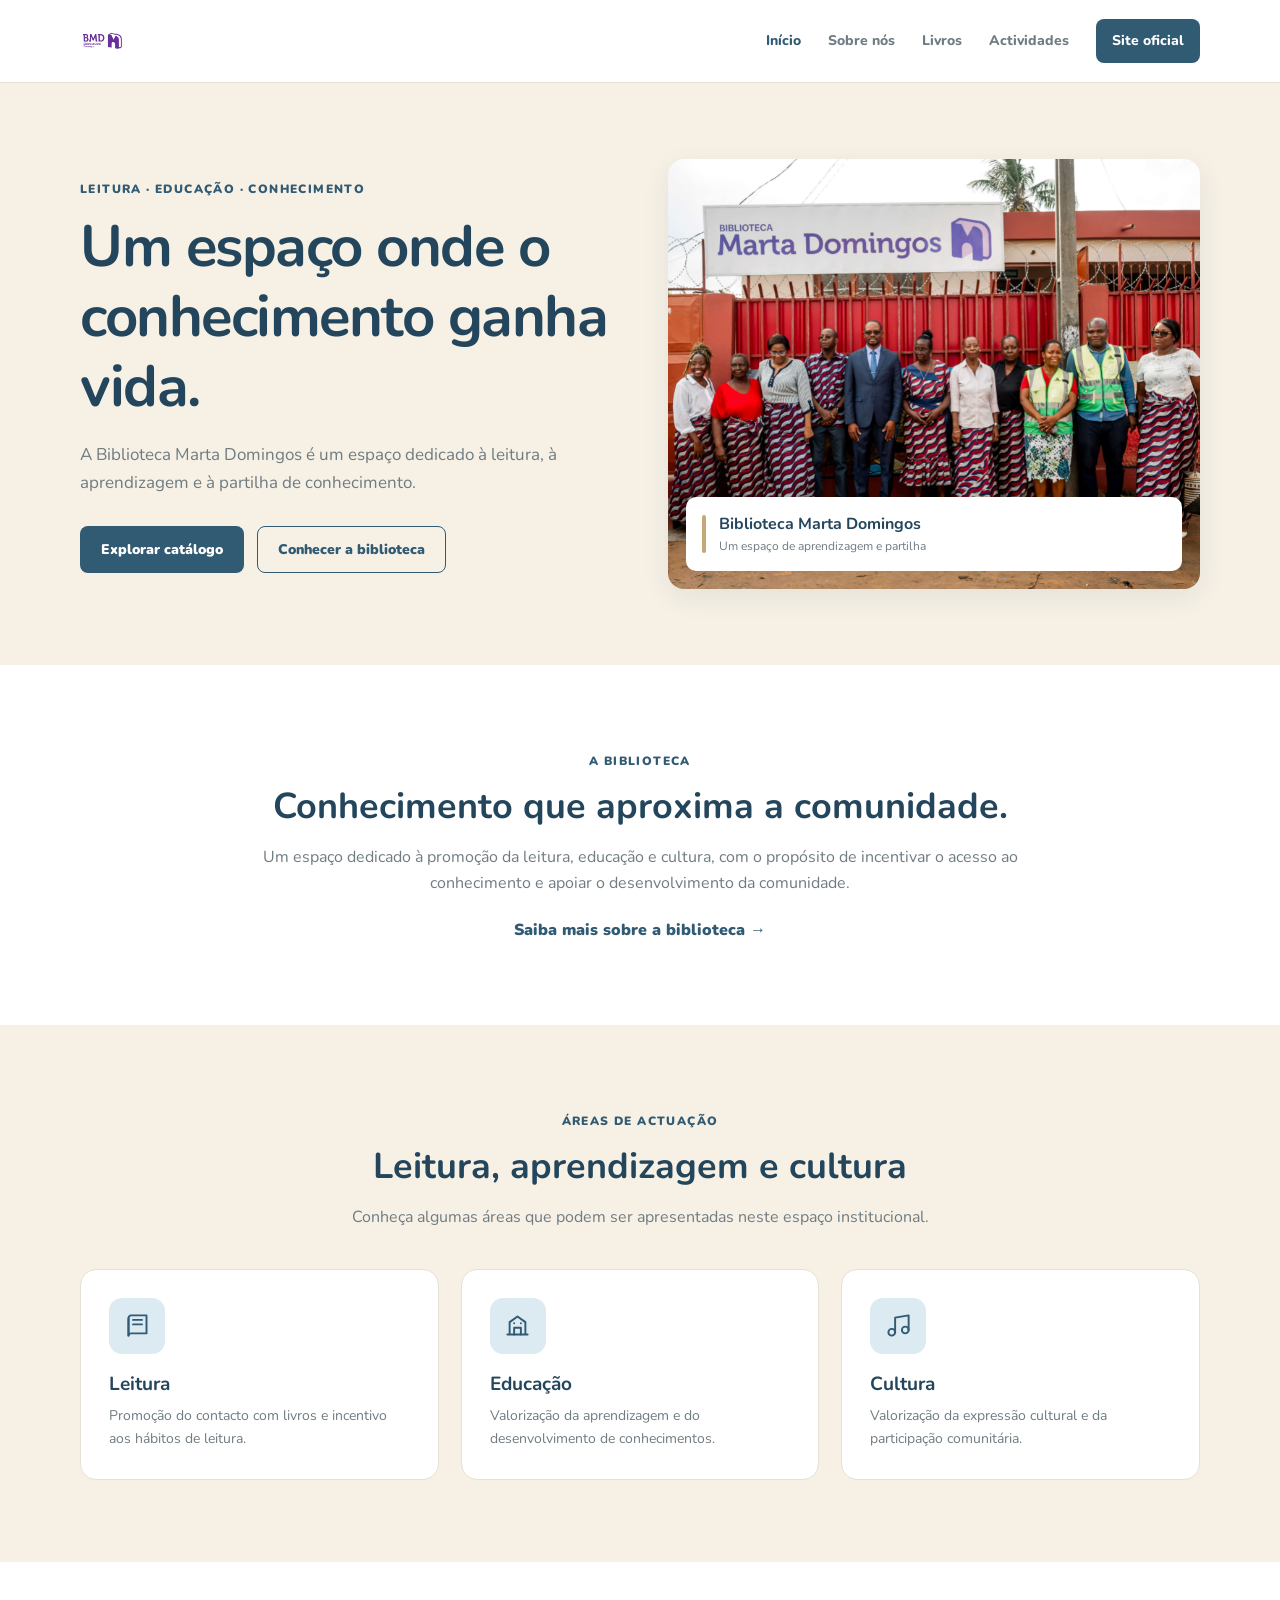
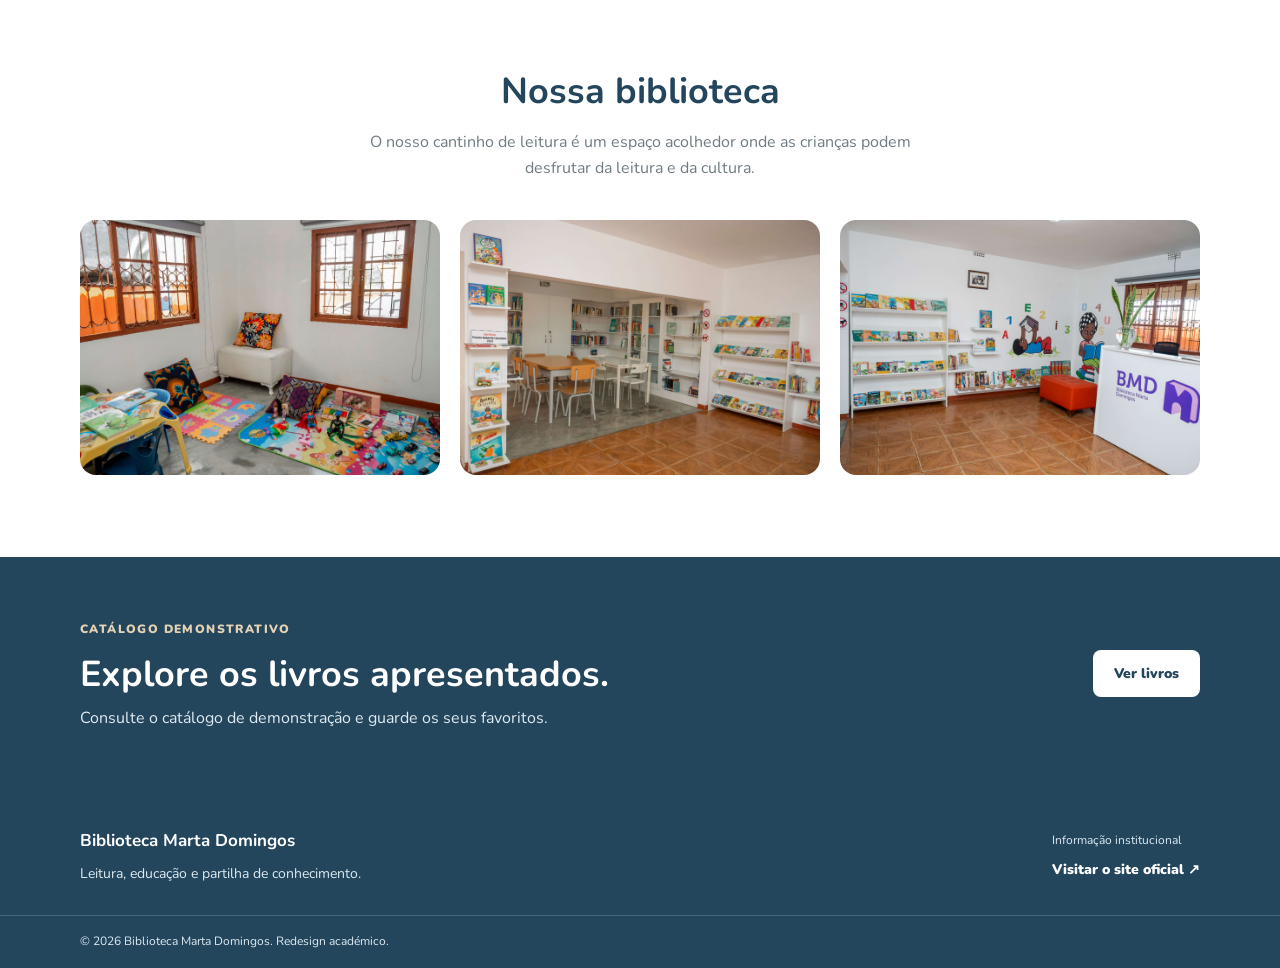
<file: index.html>
<!DOCTYPE html>
<html lang="pt">
<head>
  <meta charset="UTF-8">
  <meta name="viewport" content="width=device-width, initial-scale=1.0">
  <meta name="description" content="Biblioteca Marta Domingos — leitura, educação e conhecimento.">
  <title>Início | Biblioteca Marta Domingos</title>
  <link rel="stylesheet" href="css/style.css">
</head>
<body>

<header class="site-header">
  <div class="container header-inner">
    <a class="brand" href="index.html">
      <img src="assets/images/Logo MBD.png" alt="Logótipo da Biblioteca Marta Domingos" onerror="this.style.display='none'">
      
    </a>

    <button class="menu-toggle" id="menuToggle" type="button" aria-label="Abrir menu" aria-expanded="false">
      <span></span><span></span><span></span>
    </button>

    <nav class="main-nav" id="mainNav" aria-label="Navegação principal">
      <a class="active" href="index.html">Início</a>
      <a href="sobre.html">Sobre nós</a>
      <a href="livros.html">Livros</a>
      <a href="actividades.html">Actividades</a>
      <a class="nav-official" href="https://www.bmd.org.mz/" target="_blank" rel="noopener noreferrer">Site oficial</a>
    </nav>
  </div>
</header>

<main>
  <section class="hero">
    <div class="container hero-grid">
      <div class="hero-copy">
        <span class="eyebrow">Leitura · Educação · Conhecimento</span>
        <h1>Um espaço onde o conhecimento ganha vida.</h1>
        <p>A Biblioteca Marta Domingos é um espaço dedicado à leitura, à aprendizagem e à partilha de conhecimento.</p>

        <div class="hero-actions">
          <a class="button button-primary" href="livros.html">Explorar catálogo</a>
          <a class="button button-outline" href="sobre.html">Conhecer a biblioteca</a>
        </div>
      </div>

      <div class="hero-photo">
        <img src="assets/images/Foto 1.jpg" alt="Fotografia da Biblioteca Marta Domingos">
        <div class="photo-note">
          <span class="note-rule"></span>
          <div>
            <strong>Biblioteca Marta Domingos</strong>
            <small>Um espaço de aprendizagem e partilha</small>
          </div>
        </div>
      </div>
    </div>
  </section>

  <section class="section intro-section">
    <div class="container narrow-content">
      <span class="eyebrow">A biblioteca</span>
      <h2>Conhecimento que aproxima a comunidade.</h2>
      <p>Um espaço dedicado à promoção da leitura, educação e cultura, com o propósito de incentivar o acesso ao conhecimento e apoiar o desenvolvimento da comunidade.</p>
      <a class="text-link" href="sobre.html">Saiba mais sobre a biblioteca →</a>
    </div>
  </section>

  <section class="section services-section">
    <div class="container">
      <div class="section-heading">
        <span class="eyebrow">Áreas de actuação</span>
        <h2>Leitura, aprendizagem e cultura</h2>
        <p>Conheça algumas áreas que podem ser apresentadas neste espaço institucional.</p>
      </div>

      <div class="service-grid">
        <article class="service-card">
          <div class="service-icon" aria-hidden="true">
            <svg viewBox="0 0 24 24">
              <path d="M4 5.5A2.5 2.5 0 0 1 6.5 3H20v16H6.5A2.5 2.5 0 0 0 4 21z"/>
              <path d="M4 5.5V21M8 7h8M8 11h8"/>
            </svg>
          </div>
          <h3>Leitura</h3>
          <p>Promoção do contacto com livros e incentivo aos hábitos de leitura.</p>
        </article>

        <article class="service-card">
          <div class="service-icon" aria-hidden="true">
            <svg viewBox="0 0 24 24">
              <path d="M3 20h18M5 20V9l7-5 7 5v11"/>
              <path d="M9 20v-6h6v6M9 10h.01M15 10h.01"/>
            </svg>
          </div>
          <h3>Educação</h3>
          <p>Valorização da aprendizagem e do desenvolvimento de conhecimentos.</p>
        </article>

        <article class="service-card">
          <div class="service-icon" aria-hidden="true">
            <svg viewBox="0 0 24 24">
              <path d="M9 18V5l12-2v13"/>
              <circle cx="6" cy="18" r="3"/>
              <circle cx="18" cy="16" r="3"/>
            </svg>
          </div>
          <h3>Cultura</h3>
          <p>Valorização da expressão cultural e da participação comunitária.</p>
        </article>
      </div>
    </div>
  </section>

  <section class="section photos-section">
    <div class="container">
      <div class="section-heading">
        <span class="eyebrow"></span>
        <h2>Nossa biblioteca</h2>
        <p>O nosso cantinho de leitura é um espaço acolhedor onde as crianças podem desfrutar da leitura e da cultura.</p>
      </div>

      <div class="photos-row">
        <figure class="photo-slot">
          <img src="assets/images/Foto 2.jpg" alt="Biblioteca Marta Domingos, vista 1">
        </figure>
        <figure class="photo-slot">
          <img src="assets/images/Foto 3.png" alt="Biblioteca Marta Domingos, vista 2">
        </figure>
        <figure class="photo-slot">
          <img src="assets/images/Foto 4.png" alt="Biblioteca Marta Domingos, vista 3">
        </figure>
      </div>
    </div>
  </section>

  <section class="cta-section">
    <div class="container cta-inner">
      <div>
        <span class="eyebrow eyebrow-light">Catálogo demonstrativo</span>
        <h2>Explore os livros apresentados.</h2>
        <p>Consulte o catálogo de demonstração e guarde os seus favoritos.</p>
      </div>
      <a class="button button-light" href="livros.html">Ver livros</a>
    </div>
  </section>
</main>

<footer class="site-footer">
  <div class="container footer-main">
    <div class="footer-brand">
      <strong>Biblioteca Marta Domingos</strong>
      <p>Leitura, educação e partilha de conhecimento.</p>
    </div>
    <div class="footer-official">
      <span>Informação institucional</span>
      <a href="https://www.bmd.org.mz/" target="_blank" rel="noopener noreferrer">Visitar o site oficial ↗</a>
    </div>
  </div>

  <div class="footer-bottom">
    <div class="container">
      <p>© <span class="current-year"></span> Biblioteca Marta Domingos. Redesign académico.</p>
    </div>
  </div>
</footer>

<script src="js/main.js"></script>
</body>
</html>
</file>
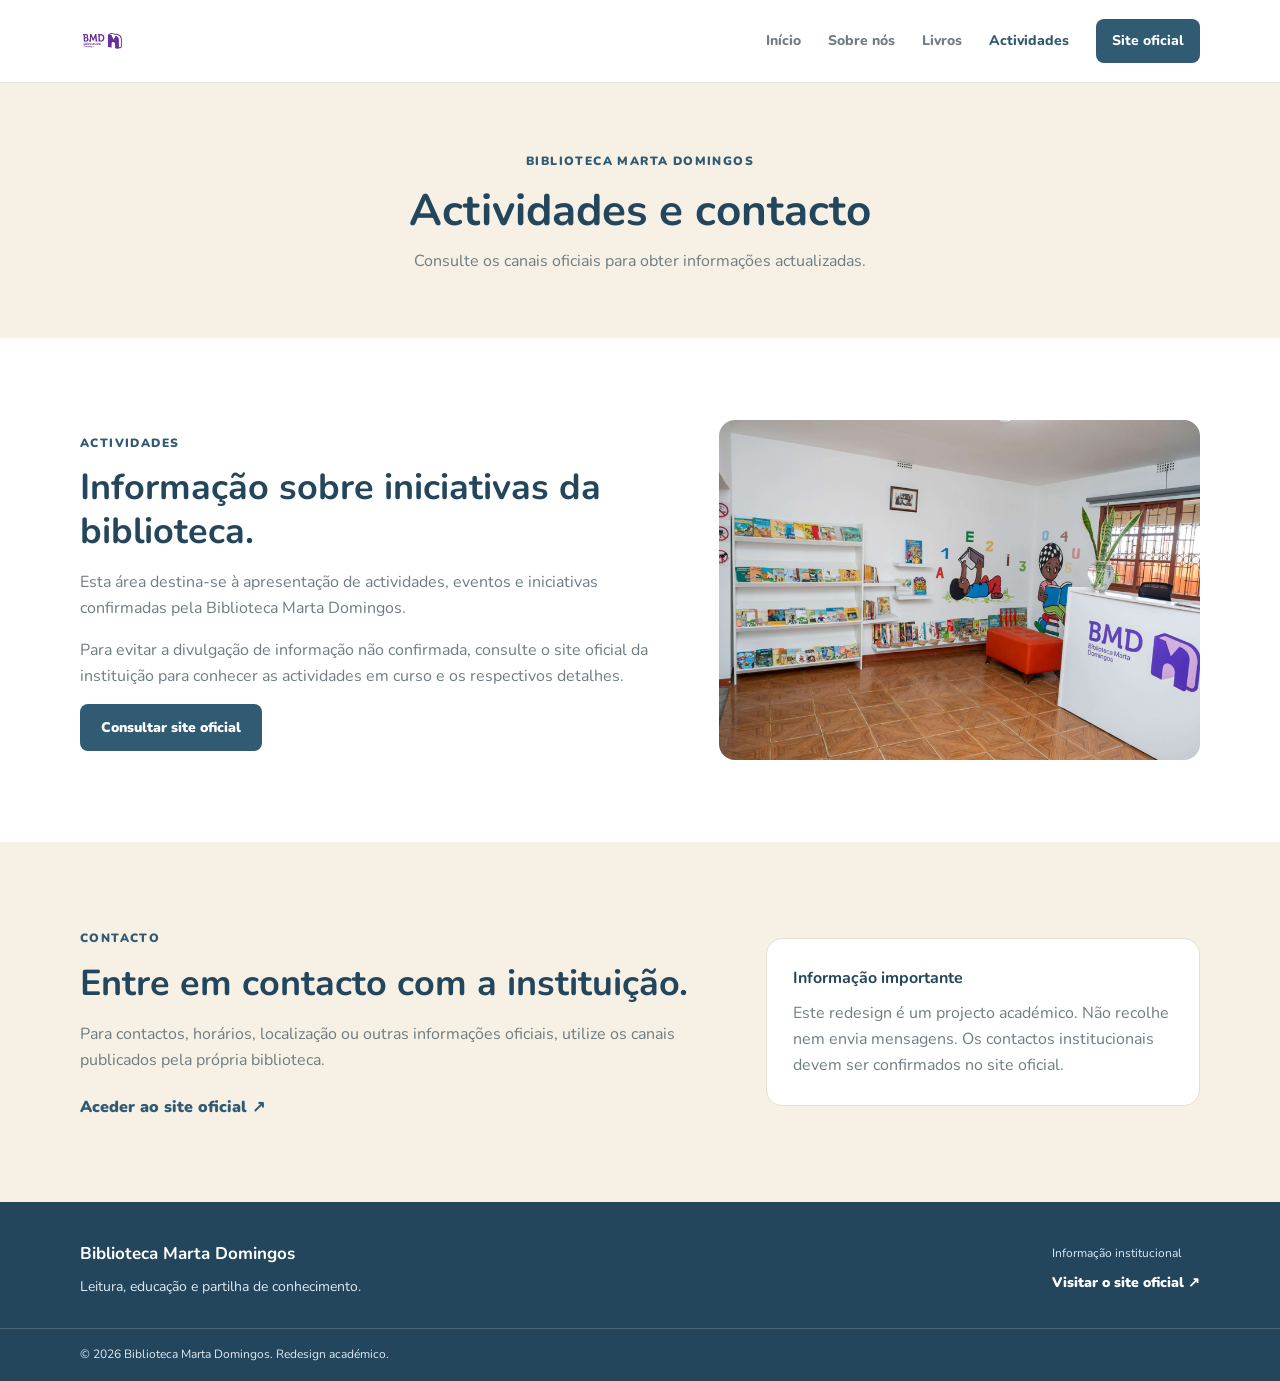
<file: actividades.html>
<!DOCTYPE html>
<html lang="pt">
<head>
  <meta charset="UTF-8">
  <meta name="viewport" content="width=device-width, initial-scale=1.0">
  <meta name="description" content="Informações e contacto da Biblioteca Marta Domingos.">
  <title>Actividades e contacto | Biblioteca Marta Domingos</title>
  <link rel="stylesheet" href="css/style.css">
</head>
<body>

<header class="site-header">
  <div class="container header-inner">
    <a class="brand" href="index.html">
      <img src="assets/images/Logo MBD.png" alt="Logótipo da Biblioteca Marta Domingos" onerror="this.style.display='none'">
      
    </a>

    <button class="menu-toggle" id="menuToggle" type="button" aria-label="Abrir menu" aria-expanded="false">
      <span></span><span></span><span></span>
    </button>

    <nav class="main-nav" id="mainNav" aria-label="Navegação principal">
      <a href="index.html">Início</a>
      <a href="sobre.html">Sobre nós</a>
      <a href="livros.html">Livros</a>
      <a class="active" href="actividades.html">Actividades</a>
      <a class="nav-official" href="https://www.bmd.org.mz/" target="_blank" rel="noopener noreferrer">Site oficial</a>
    </nav>
  </div>
</header>

<main>
  <section class="page-banner">
    <div class="container">
      <span class="eyebrow">Biblioteca Marta Domingos</span>
      <h1>Actividades e contacto</h1>
      <p>Consulte os canais oficiais para obter informações actualizadas.</p>
    </div>
  </section>

  <section class="section">
    <div class="container content-layout">
      <div class="content-copy">
        <span class="eyebrow">Actividades</span>
        <h2>Informação sobre iniciativas da biblioteca.</h2>

        <p>Esta área destina-se à apresentação de actividades, eventos e iniciativas confirmadas pela Biblioteca Marta Domingos.</p>

        <p>Para evitar a divulgação de informação não confirmada, consulte o site oficial da instituição para conhecer as actividades em curso e os respectivos detalhes.</p>

        <a class="button button-primary" href="https://www.bmd.org.mz/" target="_blank" rel="noopener noreferrer">Consultar site oficial</a>
      </div>

      <div class="content-image">
        <img src="assets/images/Foto 4.png" alt="Fotografia relacionada com a Biblioteca Marta Domingos">
      </div>
    </div>
  </section>

  <section class="section soft-section" id="contactos">
    <div class="container contact-layout">
      <div>
        <span class="eyebrow">Contacto</span>
        <h2>Entre em contacto com a instituição.</h2>
        <p>Para contactos, horários, localização ou outras informações oficiais, utilize os canais publicados pela própria biblioteca.</p>
        <a class="text-link" href="https://www.bmd.org.mz/" target="_blank" rel="noopener noreferrer">Aceder ao site oficial ↗</a>
      </div>

      <div class="contact-note">
        <strong>Informação importante</strong>
        <p>Este redesign é um projecto académico. Não recolhe nem envia mensagens. Os contactos institucionais devem ser confirmados no site oficial.</p>
      </div>
    </div>
  </section>
</main>

<footer class="site-footer">
  <div class="container footer-main">
    <div class="footer-brand">
      <strong>Biblioteca Marta Domingos</strong>
      <p>Leitura, educação e partilha de conhecimento.</p>
    </div>

    <div class="footer-official">
      <span>Informação institucional</span>
      <a href="https://www.bmd.org.mz/" target="_blank" rel="noopener noreferrer">Visitar o site oficial ↗</a>
    </div>
  </div>

  <div class="footer-bottom">
    <div class="container">
      <p>© <span class="current-year"></span> Biblioteca Marta Domingos. Redesign académico.</p>
    </div>
  </div>
</footer>

<script src="js/main.js"></script>
</body>
</html>
</file>
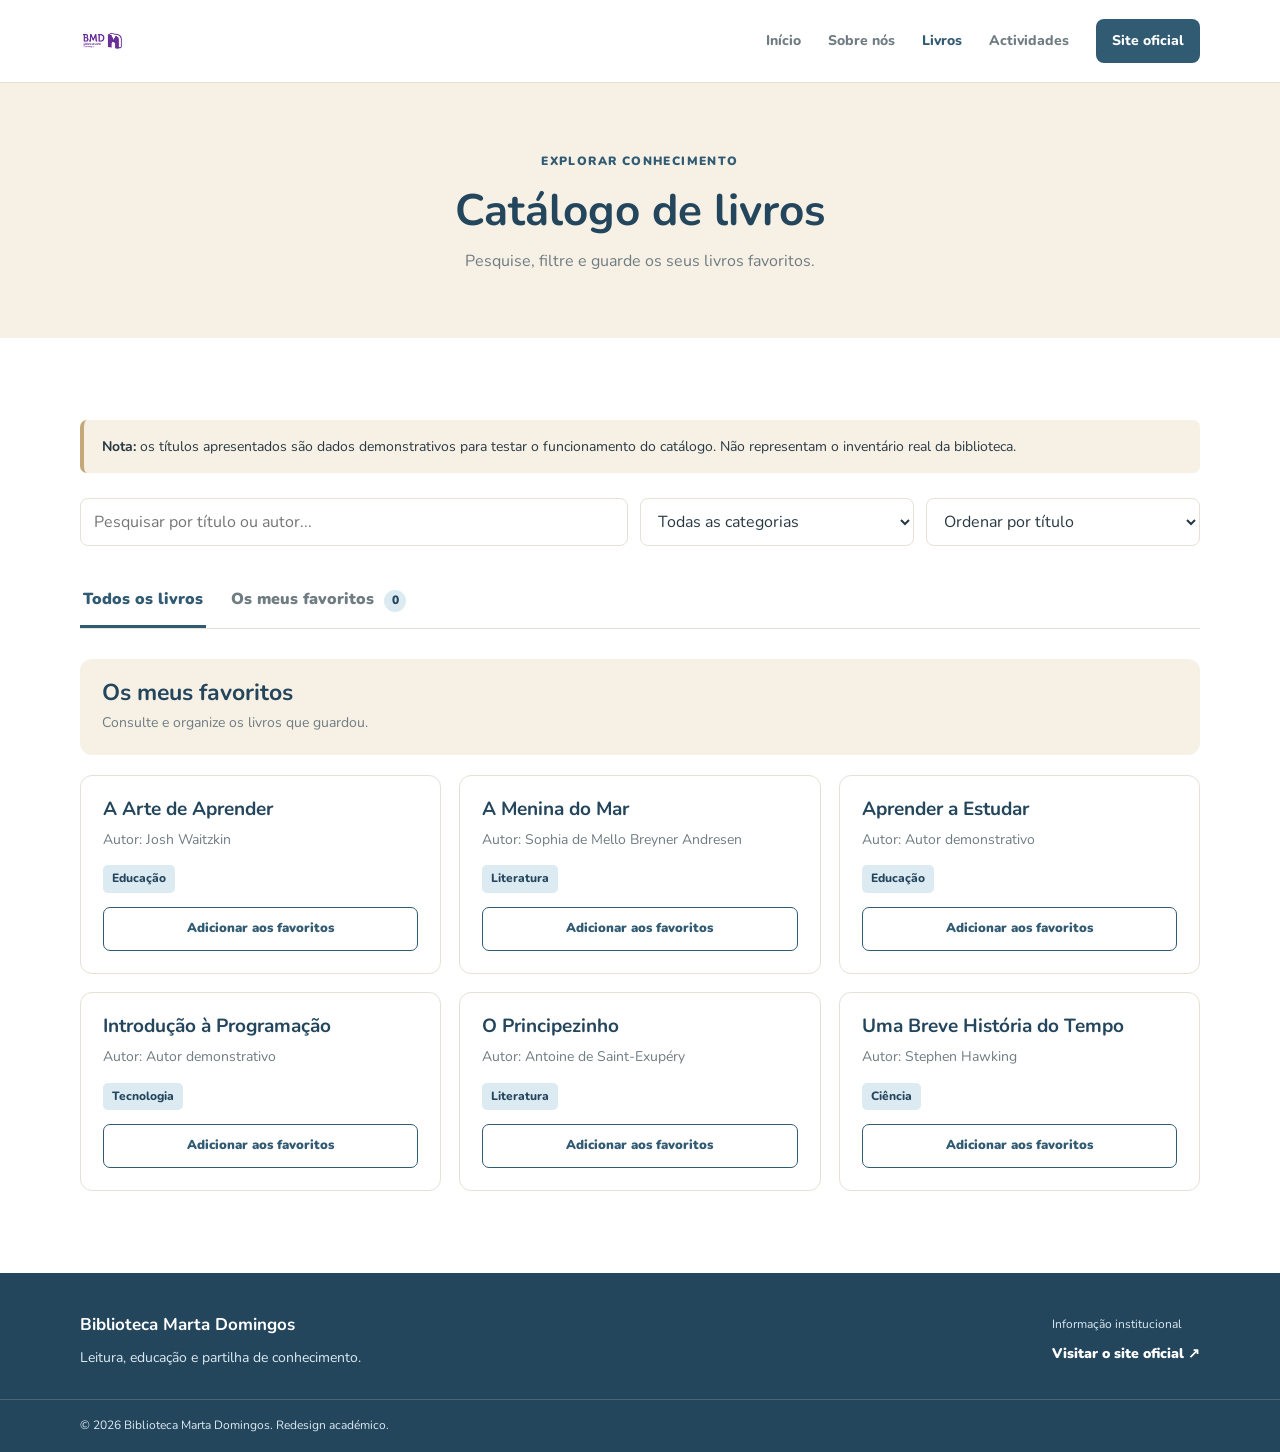
<file: livros.html>
<!DOCTYPE html>
<html lang="pt">
<head>
  <meta charset="UTF-8">
  <meta name="viewport" content="width=device-width, initial-scale=1.0">
  <meta name="description" content="Catálogo demonstrativo de livros da Biblioteca Marta Domingos.">
  <title>Livros | Biblioteca Marta Domingos</title>
  <link rel="stylesheet" href="css/style.css">
</head>
<body>

<header class="site-header">
  <div class="container header-inner">
    <a class="brand" href="index.html">
      <img src="assets/images/Logo MBD.png" alt="Logótipo da Biblioteca Marta Domingos" onerror="this.style.display='none'">

    </a>

    <button class="menu-toggle" id="menuToggle" type="button"
      aria-label="Abrir menu" aria-expanded="false">
      <span></span><span></span><span></span>
    </button>

    <nav class="main-nav" id="mainNav" aria-label="Navegação principal">
      <a href="index.html">Início</a>
      <a href="sobre.html">Sobre nós</a>
      <a class="active" href="livros.html">Livros</a>
      <a href="actividades.html">Actividades</a>
      <a class="nav-official" href="https://www.bmd.org.mz/" target="_blank" rel="noopener noreferrer">Site oficial</a>
    </nav>
  </div>
</header>

<main>
  <section class="page-banner">
    <div class="container">
      <span class="eyebrow">Explorar conhecimento</span>
      <h1>Catálogo de livros</h1>
      <p>Pesquise, filtre e guarde os seus livros favoritos.</p>
    </div>
  </section>

  <section class="section catalog-section">
    <div class="container">

      <div class="catalog-notice">
        <strong>Nota:</strong> os títulos apresentados são dados demonstrativos
        para testar o funcionamento do catálogo. Não representam o inventário
        real da biblioteca.
      </div>

      <div class="catalog-tools">
        <label class="sr-only" for="searchBook">Pesquisar por título ou autor</label>
        <input type="search" id="searchBook"
          placeholder="Pesquisar por título ou autor...">

        <label class="sr-only" for="categoryFilter">Filtrar por categoria</label>
        <select id="categoryFilter">
          <option value="">Todas as categorias</option>
          <option value="Literatura">Literatura</option>
          <option value="Educação">Educação</option>
          <option value="Ciência">Ciência</option>
          <option value="Tecnologia">Tecnologia</option>
        </select>

        <label class="sr-only" for="sortBooks">Ordenar livros</label>
        <select id="sortBooks">
          <option value="title">Ordenar por título</option>
          <option value="author">Ordenar por autor</option>
        </select>
      </div>

      <div class="catalog-tabs" role="tablist" aria-label="Listas de livros">
        <button type="button" class="catalog-tab active"
          id="allBooksBtn" role="tab" aria-selected="true">
          Todos os livros
        </button>

        <button type="button" class="catalog-tab"
          id="favoriteBooksBtn" role="tab" aria-selected="false">
          Os meus favoritos
          <span id="favoriteCount">0</span>
        </button>
      </div>

      <div class="favorites-heading" id="favoritesHeading" hidden>
        <div>
          <h2>Os meus favoritos</h2>
          <p>Consulte e organize os livros que guardou.</p>
        </div>
      </div>

      <div id="bookList" class="book-grid" aria-live="polite"></div>

      <p id="emptyMessage" class="empty-message" hidden></p>

    </div>
  </section>
</main>

<footer class="site-footer">
  <div class="container footer-main">
    <div class="footer-brand">
      <strong>Biblioteca Marta Domingos</strong>
      <p>Leitura, educação e partilha de conhecimento.</p>
    </div>

    <div class="footer-official">
      <span>Informação institucional</span>
      <a href="https://www.bmd.org.mz/" target="_blank" rel="noopener noreferrer">
        Visitar o site oficial ↗
      </a>
    </div>
  </div>

  <div class="footer-bottom">
    <div class="container">
      <p>© <span class="current-year"></span> Biblioteca Marta Domingos. Redesign académico.</p>
    </div>
  </div>
</footer>

<script src="js/main.js"></script>
<script src="js/livros.js"></script>

</body>
</html>
</file>
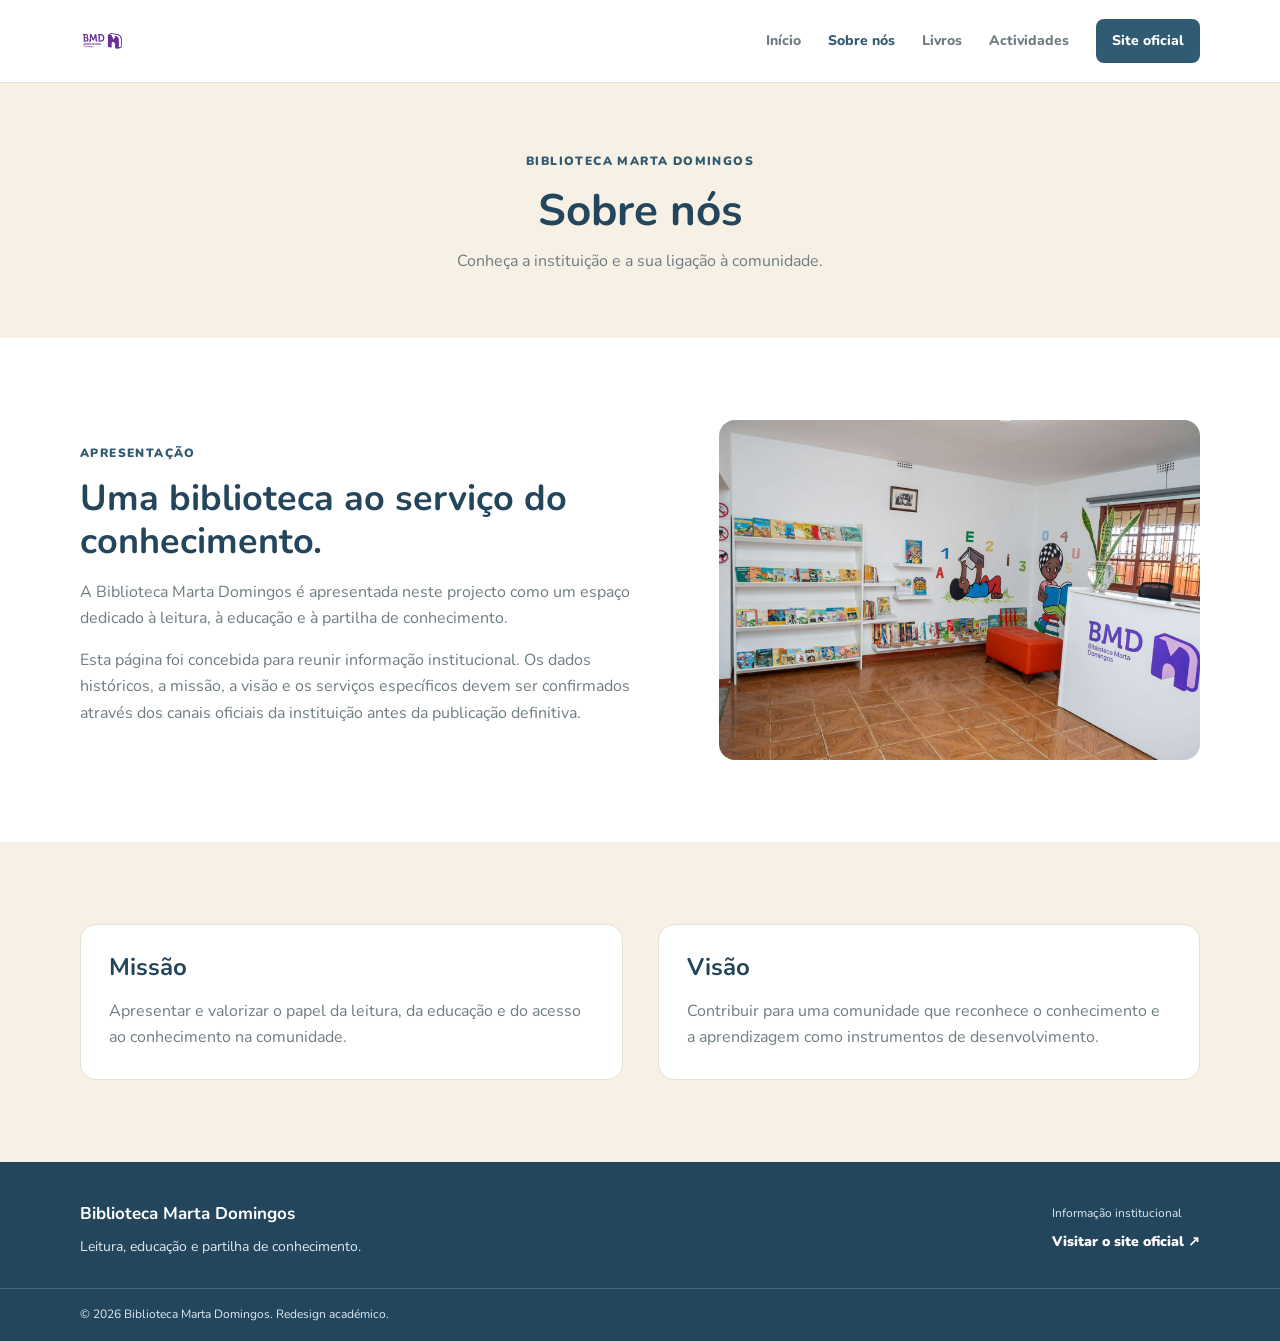
<file: sobre.html>
<!DOCTYPE html>
<html lang="pt">
<head>
  <meta charset="UTF-8">
  <meta name="viewport" content="width=device-width, initial-scale=1.0">
  <meta name="description" content="Conheça a Biblioteca Marta Domingos.">
  <title>Sobre nós | Biblioteca Marta Domingos</title>
  <link rel="stylesheet" href="css/style.css">
</head>
<body>

<header class="site-header">
  <div class="container header-inner">
    <a class="brand" href="index.html">
      <img src="assets/images/Logo MBD.png" alt="Logótipo da Biblioteca Marta Domingos" onerror="this.style.display='none'">
  
    </a>

    <button class="menu-toggle" id="menuToggle" type="button" aria-label="Abrir menu" aria-expanded="false">
      <span></span><span></span><span></span>
    </button>

    <nav class="main-nav" id="mainNav" aria-label="Navegação principal">
      <a href="index.html">Início</a>
      <a class="active" href="sobre.html">Sobre nós</a>
      <a href="livros.html">Livros</a>
      <a href="actividades.html">Actividades</a>
      <a class="nav-official" href="https://www.bmd.org.mz/" target="_blank" rel="noopener noreferrer">Site oficial</a>
    </nav>
  </div>
</header>

<main>
  <section class="page-banner">
    <div class="container">
      <span class="eyebrow">Biblioteca Marta Domingos</span>
      <h1>Sobre nós</h1>
      <p>Conheça a instituição e a sua ligação à comunidade.</p>
    </div>
  </section>

  <section class="section">
    <div class="container content-layout">
      <div class="content-copy">
        <span class="eyebrow">Apresentação</span>
        <h2>Uma biblioteca ao serviço do conhecimento.</h2>

        <p>A Biblioteca Marta Domingos é apresentada neste projecto como um espaço dedicado à leitura, à educação e à partilha de conhecimento.</p>

        <p>Esta página foi concebida para reunir informação institucional. Os dados históricos, a missão, a visão e os serviços específicos devem ser confirmados através dos canais oficiais da instituição antes da publicação definitiva.</p>
      </div>

      <div class="content-image">
        <img src="assets/images/Foto 4.png" alt="Fotografia da Biblioteca Marta Domingos">
      </div>
    </div>
  </section>

  <section class="section soft-section">
    <div class="container two-column-text">
      <article>
        <h2>Missão</h2>
        <p>Apresentar e valorizar o papel da leitura, da educação e do acesso ao conhecimento na comunidade.</p>
      </article>

      <article>
        <h2>Visão</h2>
        <p>Contribuir para uma comunidade que reconhece o conhecimento e a aprendizagem como instrumentos de desenvolvimento.</p>
      </article>
    </div>
  </section>
</main>

<footer class="site-footer">
  <div class="container footer-main">
    <div class="footer-brand">
      <strong>Biblioteca Marta Domingos</strong>
      <p>Leitura, educação e partilha de conhecimento.</p>
    </div>

    <div class="footer-official">
      <span>Informação institucional</span>
      <a href="https://www.bmd.org.mz/" target="_blank" rel="noopener noreferrer">Visitar o site oficial ↗</a>
    </div>
  </div>

  <div class="footer-bottom">
    <div class="container">
      <p>© <span class="current-year"></span> Biblioteca Marta Domingos. Redesign académico.</p>
    </div>
  </div>
</footer>

<script src="js/main.js"></script>
</body>
</html>
</file>
<file: css/style.css>
@import url('https://fonts.googleapis.com/css2?family=Nunito:wght@400;500;600;700;800;900&display=swap');

:root {
  --primary: #315A73;
  --primary-dark: #24465D;
  --primary-light: #DCEAF2;
  --secondary: #C5A879;
  --background: #F6F0E5;
  --white: #FFFFFF;
  --text: #293943;
  --muted: #6F7C82;
  --border: #E6E0D5;
  --radius: 16px;
  --shadow: 0 8px 28px rgba(36,70,93,.08);
}

* {
  margin: 0;
  padding: 0;
  box-sizing: border-box;
}

html {
  scroll-behavior: smooth;
}

body {
  font-family: 'Nunito', sans-serif;
  color: var(--text);
  background: var(--white);
  line-height: 1.65;
}

a {
  color: inherit;
  text-decoration: none;
}

img {
  display: block;
  max-width: 100%;
}

button,
input,
select {
  font: inherit;
}

.container {
  width: min(1120px, 90%);
  margin: 0 auto;
}

.section {
  padding: 82px 0;
}

.narrow-content {
  max-width: 760px;
  text-align: center;
}

.eyebrow {
  display: inline-block;
  margin-bottom: 13px;
  color: var(--primary);
  font-size: 12px;
  font-weight: 900;
  letter-spacing: 1.4px;
  text-transform: uppercase;
}

h1, h2, h3 {
  line-height: 1.2;
}

h2 {
  color: var(--primary-dark);
  font-size: clamp(28px, 3.5vw, 36px);
  margin-bottom: 16px;
}

p {
  color: var(--muted);
}

.text-link {
  display: inline-block;
  margin-top: 20px;
  color: var(--primary);
  font-weight: 900;
}

.text-link:hover {
  text-decoration: underline;
}

/* CABEÇALHO */

.site-header {
  position: sticky;
  top: 0;
  z-index: 20;
  background: rgba(255,255,255,.97);
  border-bottom: 1px solid var(--border);
}

.header-inner {
  min-height: 82px;
  display: flex;
  align-items: center;
  justify-content: space-between;
  gap: 25px;
}

.brand {
  display: inline-flex;
  align-items: center;
  gap: 12px;
  color: var(--primary-dark);
  font-weight: 900;
}

.brand img {
  width: 44px;
  height: 44px;
  object-fit: contain;
}

.main-nav {
  display: flex;
  align-items: center;
  gap: 27px;
}

.main-nav a {
  color: var(--muted);
  font-size: 14px;
  font-weight: 800;
  transition: color .2s;
}

.main-nav a:hover,
.main-nav a.active {
  color: var(--primary);
}

.main-nav .nav-official {
  padding: 10px 16px;
  border-radius: 8px;
  color: var(--white);
  background: var(--primary);
}

.main-nav .nav-official:hover {
  background: var(--primary-dark);
  color: var(--white);
}

.menu-toggle {
  display: none;
  width: 42px;
  height: 42px;
  border: 1px solid var(--border);
  border-radius: 8px;
  background: var(--white);
  cursor: pointer;
  padding: 9px;
}

.menu-toggle span {
  display: block;
  height: 2px;
  margin: 5px 0;
  background: var(--primary-dark);
}

/* PÁGINA INICIAL */

.hero {
  padding: 76px 0;
  background: var(--background);
}

.hero-grid {
  display: grid;
  grid-template-columns: 1fr 1fr;
  align-items: center;
  gap: 55px;
}

.hero-copy h1 {
  max-width: 590px;
  margin-bottom: 20px;
  color: var(--primary-dark);
  font-size: clamp(38px, 5vw, 58px);
  letter-spacing: -1.5px;
}

.hero-copy p {
  max-width: 510px;
  font-size: 17px;
}

.hero-actions {
  display: flex;
  flex-wrap: wrap;
  gap: 13px;
  margin-top: 29px;
}

.button {
  display: inline-flex;
  justify-content: center;
  align-items: center;
  min-height: 46px;
  padding: 11px 20px;
  border: 1px solid transparent;
  border-radius: 8px;
  font-size: 14px;
  font-weight: 900;
  transition: background .2s, color .2s;
  cursor: pointer;
}

.button-primary {
  color: var(--white);
  background: var(--primary);
}

.button-primary:hover {
  background: var(--primary-dark);
}

.button-outline {
  color: var(--primary);
  border-color: var(--primary);
  background: transparent;
}

.button-outline:hover {
  background: var(--primary-light);
}

.hero-photo {
  position: relative;
  min-width: 0;
}

.hero-photo > img {
  width: 100%;
  height: 430px;
  object-fit: cover;
  border-radius: var(--radius);
  box-shadow: var(--shadow);
  background: #e8e5df;
}

.photo-note {
  position: absolute;
  right: 18px;
  bottom: 18px;
  left: 18px;
  display: flex;
  align-items: center;
  gap: 13px;
  padding: 14px 16px;
  border-radius: 10px;
  background: var(--white);
}

.photo-note strong,
.photo-note small {
  display: block;
}

.photo-note strong {
  color: var(--primary-dark);
}

.photo-note small {
  color: var(--muted);
  font-size: 12px;
}

.note-rule {
  width: 4px;
  height: 38px;
  border-radius: 4px;
  background: var(--secondary);
  flex: 0 0 auto;
}

.intro-section {
  background: var(--white);
}

.intro-section p {
  font-size: 16px;
}

.services-section {
  background: var(--background);
}

.section-heading {
  max-width: 680px;
  margin: 0 auto 38px;
  text-align: center;
}

.section-heading p {
  max-width: 590px;
  margin: 0 auto;
}

.service-grid {
  display: grid;
  grid-template-columns: repeat(3, 1fr);
  gap: 22px;
}

.service-card {
  padding: 28px;
  border: 1px solid var(--border);
  border-radius: var(--radius);
  background: var(--white);
  transition: transform .2s, box-shadow .2s;
}

.service-card:hover {
  transform: translateY(-4px);
  box-shadow: var(--shadow);
}

.service-icon {
  display: grid;
  width: 56px;
  height: 56px;
  place-items: center;
  margin-bottom: 19px;
  border-radius: 13px;
  background: var(--primary-light);
}

.service-icon svg {
  width: 27px;
  height: 27px;
  fill: none;
  stroke: var(--primary);
  stroke-width: 1.7;
  stroke-linecap: round;
  stroke-linejoin: round;
}

.service-card h3 {
  margin-bottom: 9px;
  color: var(--primary-dark);
  font-size: 19px;
}

.service-card p {
  font-size: 14px;
}

/* FOTOGRAFIAS */

.photos-section {
  background: var(--white);
}

.photos-row {
  display: grid;
  grid-template-columns: repeat(3, 1fr);
  gap: 20px;
}

.photo-slot {
  height: 255px;
  overflow: hidden;
  border-radius: var(--radius);
  background: var(--background);
}

.photo-slot img {
  width: 100%;
  height: 100%;
  object-fit: cover;
}

/* CHAMADA PARA O CATÁLOGO */

.cta-section {
  padding: 58px 0;
  color: var(--white);
  background: var(--primary-dark);
}

.cta-inner {
  display: flex;
  align-items: center;
  justify-content: space-between;
  gap: 30px;
}

.cta-inner h2 {
  margin-bottom: 9px;
  color: var(--white);
}

.cta-inner p {
  color: #DFEAF0;
}

.eyebrow-light {
  color: #E4D2B4;
}

.button-light {
  flex: 0 0 auto;
  color: var(--primary-dark);
  background: var(--white);
}

.button-light:hover {
  background: var(--primary-light);
}

/* RODAPÉ */

.site-footer {
  padding-top: 38px;
  color: var(--white);
  background: var(--primary-dark);
}

.footer-main {
  display: flex;
  align-items: center;
  justify-content: space-between;
  gap: 30px;
  padding-bottom: 30px;
}

.footer-brand strong {
  font-size: 17px;
}

.footer-brand p {
  max-width: 390px;
  margin-top: 7px;
  color: #DCEAF2;
  font-size: 14px;
}

.footer-official {
  display: flex;
  flex-direction: column;
  gap: 7px;
}

.footer-official > span {
  color: #DCEAF2;
  font-size: 12px;
}

.footer-official a {
  color: var(--white);
  font-size: 14px;
  font-weight: 900;
}

.footer-official a:hover {
  color: #E4D2B4;
}

.footer-bottom {
  padding: 16px 0;
  border-top: 1px solid rgba(255,255,255,.17);
}

.footer-bottom p {
  color: #DCEAF2;
  font-size: 12px;
}

/* PÁGINAS INTERNAS */

.page-banner {
  padding: 64px 0;
  text-align: center;
  background: var(--background);
}

.page-banner h1 {
  color: var(--primary-dark);
  font-size: clamp(34px, 4vw, 44px);
}

.page-banner p {
  margin-top: 10px;
}

.content-layout {
  display: grid;
  grid-template-columns: 1.1fr .9fr;
  align-items: center;
  gap: 50px;
}

.content-copy p {
  margin-bottom: 15px;
}

.content-image img {
  width: 100%;
  height: 340px;
  object-fit: cover;
  border-radius: var(--radius);
  background: var(--background);
}

.soft-section {
  background: var(--background);
}

.two-column-text {
  display: grid;
  grid-template-columns: 1fr 1fr;
  gap: 35px;
}

.two-column-text article {
  padding: 28px;
  border: 1px solid var(--border);
  border-radius: var(--radius);
  background: var(--white);
}

.two-column-text h2 {
  font-size: 24px;
}

.contact-layout {
  display: grid;
  grid-template-columns: 1.2fr .8fr;
  align-items: center;
  gap: 35px;
}

.contact-note {
  padding: 26px;
  border: 1px solid var(--border);
  border-radius: var(--radius);
  background: var(--white);
}

.contact-note strong {
  display: block;
  margin-bottom: 8px;
  color: var(--primary-dark);
}

/* CATÁLOGO DE LIVROS */

.catalog-section {
  min-height: 480px;
}

.catalog-notice {
  margin-bottom: 25px;
  padding: 15px 18px;
  border-left: 4px solid var(--secondary);
  border-radius: 7px;
  background: var(--background);
  color: var(--text);
  font-size: 14px;
}

.catalog-tools {
  display: grid;
  grid-template-columns: 2fr 1fr 1fr;
  gap: 12px;
}

.catalog-tools input,
.catalog-tools select {
  width: 100%;
  min-height: 47px;
  padding: 10px 13px;
  border: 1px solid var(--border);
  border-radius: 8px;
  color: var(--text);
  background: var(--white);
  outline-color: var(--primary);
}

.catalog-tabs {
  display: flex;
  gap: 22px;
  margin: 28px 0 24px;
  border-bottom: 1px solid var(--border);
}

.catalog-tab {
  padding: 12px 3px;
  border: 0;
  border-bottom: 3px solid transparent;
  color: var(--muted);
  background: transparent;
  font-weight: 900;
  cursor: pointer;
}

.catalog-tab.active {
  border-bottom-color: var(--primary);
  color: var(--primary);
}

.catalog-tab span {
  display: inline-block;
  min-width: 22px;
  margin-left: 5px;
  padding: 1px 7px;
  border-radius: 20px;
  color: var(--primary-dark);
  background: var(--primary-light);
  font-size: 12px;
}

/* TÍTULO DA ÁREA DE FAVORITOS */

.favorites-heading {
  display: flex;
  align-items: center;
  justify-content: space-between;
  margin: 30px 0 20px;
  padding: 20px 22px;
  border-radius: 12px;
  background: var(--background);
}

.favorites-heading h2 {
  margin-bottom: 5px;
  font-size: 23px;
}

.favorites-heading p {
  font-size: 14px;
}

/* CARTÕES DOS LIVROS */

.book-grid {
  display: grid;
  grid-template-columns: repeat(3, 1fr);
  gap: 18px;
}

.book-card {
  display: flex;
  flex-direction: column;
  align-items: flex-start;
  padding: 22px;
  border: 1px solid var(--border);
  border-radius: 12px;
  background: var(--white);
  transition: transform .2s, box-shadow .2s;
}

.book-card:hover {
  transform: translateY(-3px);
  box-shadow: var(--shadow);
}

.book-card h3 {
  margin-bottom: 8px;
  color: var(--primary-dark);
  font-size: 19px;
}

.book-card p {
  font-size: 14px;
}

.book-category {
  display: inline-block;
  margin: 14px 0;
  padding: 4px 9px;
  border-radius: 5px;
  color: var(--primary-dark);
  background: var(--primary-light);
  font-size: 12px;
  font-weight: 800;
}

.favorite-btn,
.delete-favorite-btn {
  width: 100%;
  margin-top: 10px;
  padding: 10px 12px;
  border: 1px solid var(--primary);
  border-radius: 7px;
  font-size: 13px;
  font-weight: 900;
  cursor: pointer;
  transition: background .2s, color .2s;
}

.favorite-btn {
  margin-top: auto;
  color: var(--primary);
  background: var(--white);
}

.favorite-btn:hover,
.favorite-btn.selected {
  color: var(--white);
  background: var(--primary);
}

.delete-favorite-btn {
  color: #A33F3F;
  border-color: #A33F3F;
  background: var(--white);
}

.delete-favorite-btn:hover {
  color: var(--white);
  background: #A33F3F;
}

.empty-message {
  padding: 25px 0;
  color: var(--muted);
  text-align: center;
}

/* ACESSIBILIDADE */

.sr-only {
  position: absolute;
  width: 1px;
  height: 1px;
  padding: 0;
  margin: -1px;
  overflow: hidden;
  clip: rect(0,0,0,0);
  white-space: nowrap;
  border: 0;
}

a:focus-visible,
button:focus-visible,
input:focus-visible,
select:focus-visible {
  outline: 3px solid var(--secondary);
  outline-offset: 3px;
}

/* RESPONSIVIDADE */

@media (max-width: 850px) {
  .main-nav {
    gap: 16px;
  }

  .hero-grid {
    gap: 30px;
  }

  .hero-photo > img {
    height: 370px;
  }
}

@media (max-width: 760px) {
  .menu-toggle {
    display: block;
  }

  .main-nav {
    display: none;
    position: absolute;
    top: 81px;
    right: 0;
    left: 0;
    padding: 22px 5%;
    border-bottom: 1px solid var(--border);
    background: var(--white);
    flex-direction: column;
    align-items: flex-start;
    gap: 18px;
  }

  .main-nav.open {
    display: flex;
  }

  .hero-grid,
  .content-layout,
  .contact-layout {
    grid-template-columns: 1fr;
  }

  .hero-photo > img {
    height: 340px;
  }

  .service-grid,
  .book-grid {
    grid-template-columns: repeat(2, 1fr);
  }

  .photos-row {
    grid-template-columns: 1fr 1fr;
  }

  .photo-slot:last-child {
    grid-column: 1 / -1;
  }

  .cta-inner,
  .footer-main {
    align-items: flex-start;
    flex-direction: column;
  }
}

@media (max-width: 540px) {
  .section {
    padding: 62px 0;
  }

  .hero {
    padding: 55px 0;
  }

  .hero-copy h1 {
    font-size: 39px;
  }

  .hero-photo > img {
    height: 270px;
  }

  .service-grid,
  .book-grid,
  .photos-row,
  .two-column-text {
    grid-template-columns: 1fr;
  }

  .photo-slot,
  .photo-slot:last-child {
    grid-column: auto;
    height: 230px;
  }

  .catalog-tools {
    grid-template-columns: 1fr;
  }

  .catalog-tabs {
    gap: 14px;
  }

  .catalog-tab {
    font-size: 13px;
  }

  .favorites-heading {
    padding: 16px;
  }
}
</file>
